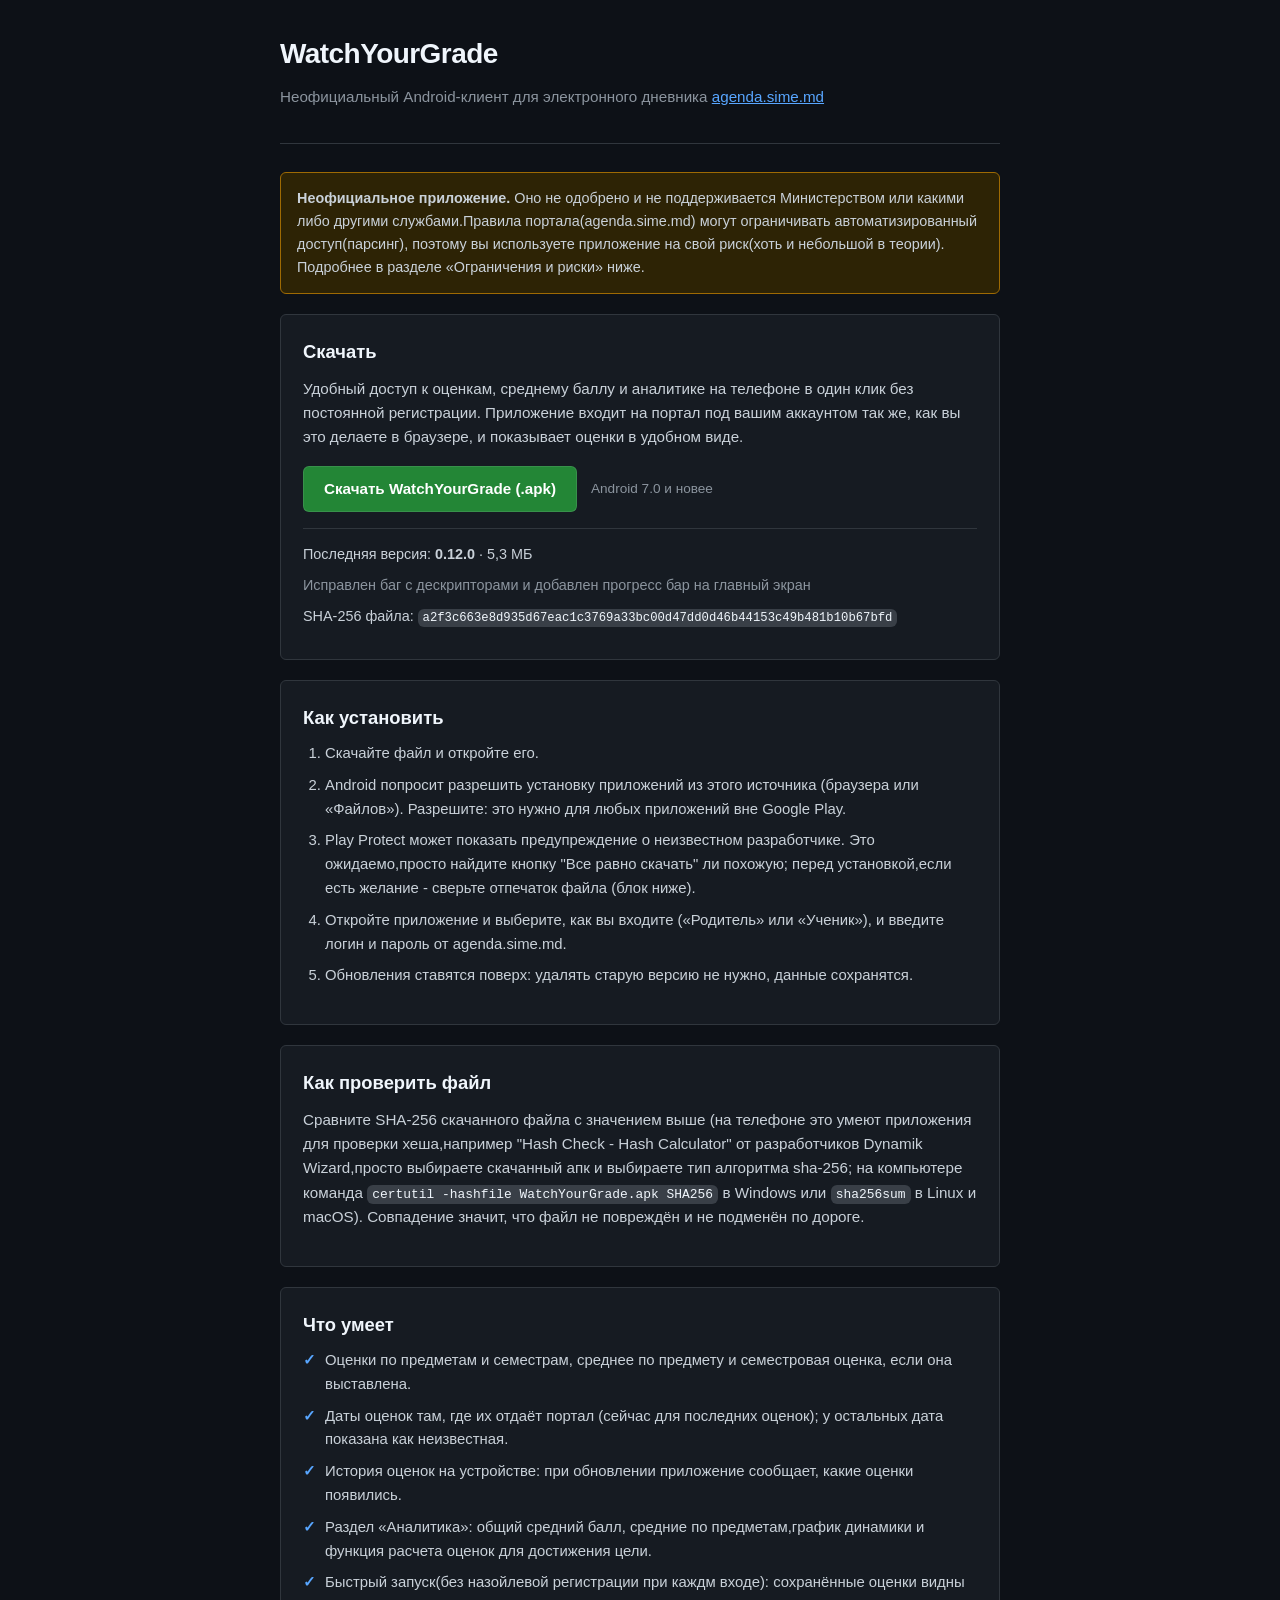
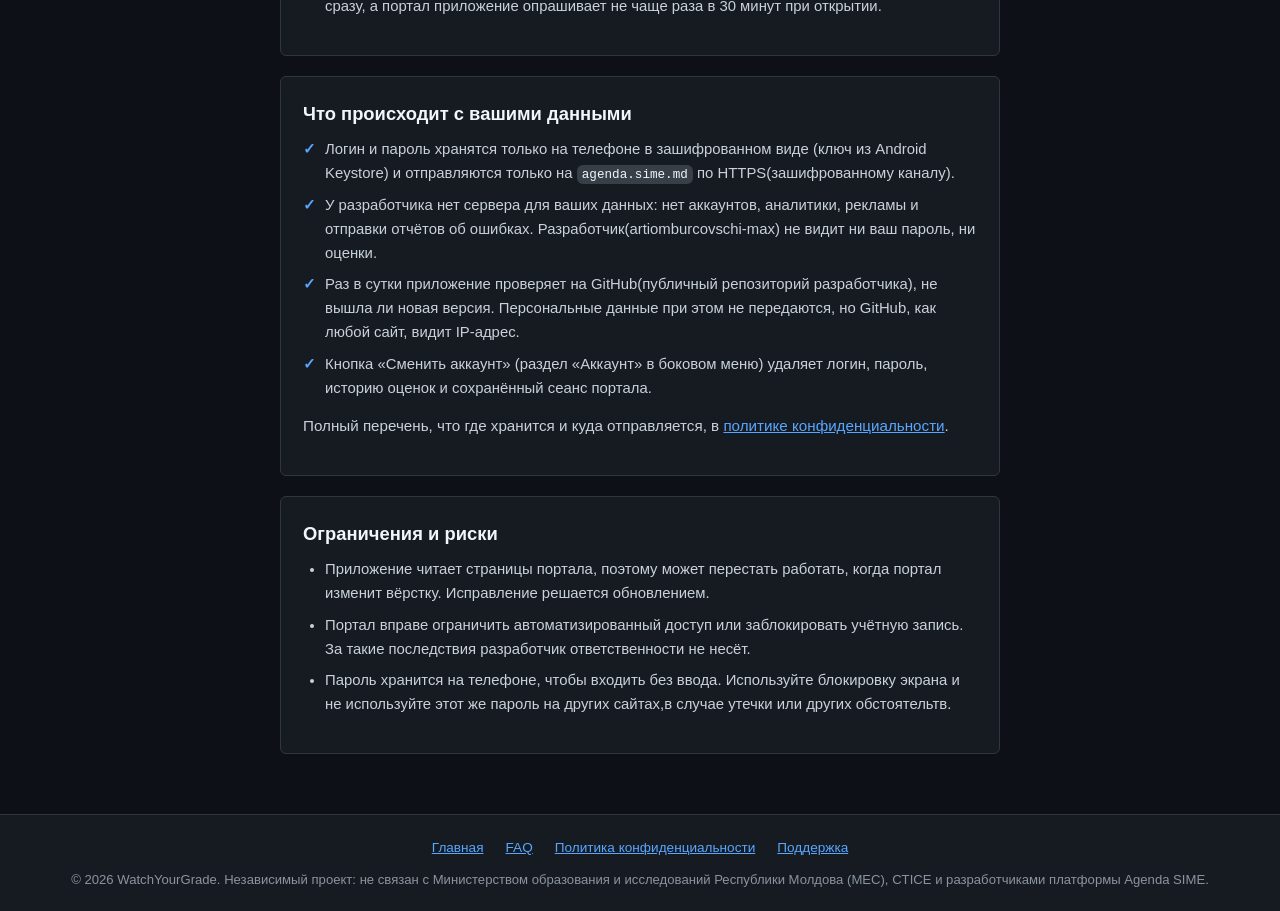
<file: index.html>
<!DOCTYPE html>
<html lang="ru">
<head>
<meta charset="UTF-8">
<meta name="viewport" content="width=device-width, initial-scale=1.0">
<meta http-equiv="Content-Security-Policy" content="default-src 'none'; img-src 'self' data:; style-src 'self'; script-src 'self'; connect-src 'self'; base-uri 'none'; form-action 'none'">
<link rel="icon" href="data:image/svg+xml,%3Csvg xmlns='http://www.w3.org/2000/svg' viewBox='0 0 32 32'%3E%3Crect width='32' height='32' rx='6' fill='%23238636'/%3E%3Cpath d='M8 17l5 5 11-12' stroke='%23fff' stroke-width='3' fill='none'/%3E%3C/svg%3E">
<link rel="stylesheet" href="assets/style.css">
<meta name="description" content="WatchYourGrade: неофициальный Android-клиент для электронного дневника agenda.sime.md. Данные остаются на вашем телефоне.">
<title>WatchYourGrade: Android-клиент для agenda.sime.md</title>
</head>
<body>
<a class="skip-link" href="#main">К содержимому</a>
<div class="container">
  <header>
    <h1>WatchYourGrade</h1>
    <p class="subtitle">Неофициальный Android-клиент для электронного дневника <a href="https://agenda.sime.md" target="_blank" rel="noopener noreferrer">agenda.sime.md</a></p>
  </header>

  <main id="main">
    <div class="notice">
      <p><strong>Неофициальное приложение.</strong> Оно не одобрено и не поддерживается Министерством или какими либо другими службами.Правила портала(agenda.sime.md) могут ограничивать автоматизированный доступ(парсинг), поэтому вы используете приложение на свой риск(хоть и небольшой в теории). Подробнее в разделе «Ограничения и риски» ниже.</p>
    </div>

    <section class="card" aria-labelledby="download-title">
      <h2 id="download-title">Скачать</h2>
      <p>Удобный доступ к оценкам, среднему баллу и аналитике на телефоне в один клик без постоянной регистрации. Приложение входит на портал под вашим аккаунтом так же, как вы это делаете в браузере, и показывает оценки в удобном виде.</p>
      <div class="download-area">
        <a id="download-btn" class="btn-download" href="#download-title" aria-disabled="true">Скачать WatchYourGrade (.apk)</a>
        <span class="file-info">Android 7.0 и новее</span>
      </div>
      <noscript><p class="meta">Для кнопки скачивания нужен JavaScript.</p></noscript>
      <div id="latest-box" class="latest-box" hidden>
        <p>Последняя версия: <strong id="latest-version"></strong><span id="latest-size"></span></p>
        <p id="latest-notes" class="meta"></p>
        <p id="latest-sha-row" hidden>SHA-256 файла: <code id="latest-sha"></code></p>
      </div>
    </section>

    <section class="card" aria-labelledby="install-title">
      <h2 id="install-title">Как установить</h2>
      <ol>
        <li>Скачайте файл и откройте его.</li>
        <li>Android попросит разрешить установку приложений из этого источника (браузера или «Файлов»). Разрешите: это нужно для любых приложений вне Google Play.</li>
        <li>Play Protect может показать предупреждение о неизвестном разработчике. Это ожидаемо,просто найдите кнопку "Все равно скачать" ли похожую; перед установкой,если есть желание - сверьте отпечаток файла (блок ниже).</li>
        <li>Откройте приложение и выберите, как вы входите («Родитель» или «Ученик»), и введите логин и пароль от agenda.sime.md.</li>
        <li>Обновления ставятся поверх: удалять старую версию не нужно, данные сохранятся.</li>
      </ol>
    </section>

    <section class="card" aria-labelledby="verify-title">
      <h2 id="verify-title">Как проверить файл</h2>
      <p>Сравните SHA-256 скачанного файла с значением выше (на телефоне это умеют приложения для проверки хеша,например "Hash Check - Hash Calculator" от разработчиков Dynamik Wizard,просто выбираете скачанный апк и выбираете тип алгоритма sha-256; на компьютере команда <code>certutil -hashfile WatchYourGrade.apk SHA256</code> в Windows или <code>sha256sum</code> в Linux и macOS). Совпадение значит, что файл не повреждён и не подменён по дороге.</p>
      <div id="cert-box" hidden>
        <p>Отпечаток сертификата подписи (SHA-256), одинаковый у всех версий:</p>
        <p><code id="cert-sha"></code></p>
      </div>
    </section>

    <section class="card" aria-labelledby="features-title">
      <h2 id="features-title">Что умеет</h2>
      <ul class="spec-list">
        <li>Оценки по предметам и семестрам, среднее по предмету и семестровая оценка, если она выставлена.</li>
        <li>Даты оценок там, где их отдаёт портал (сейчас для последних оценок); у остальных дата показана как неизвестная.</li>
        <li>История оценок на устройстве: при обновлении приложение сообщает, какие оценки появились.</li>
        <li>Раздел «Аналитика»: общий средний балл, средние по предметам,график динамики и функция расчета оценок для достижения цели.</li>
        <li>Быстрый запуск(без назойлевой регистрации при каждм входе): сохранённые оценки видны сразу, а портал приложение опрашивает не чаще раза в 30 минут при открытии.</li>
      </ul>
    </section>

    <section class="card" aria-labelledby="privacy-title">
      <h2 id="privacy-title">Что происходит с вашими данными</h2>
      <ul class="spec-list">
        <li>Логин и пароль хранятся только на телефоне в зашифрованном виде (ключ из Android Keystore) и отправляются только на <code>agenda.sime.md</code> по HTTPS(зашифрованному каналу).</li>
        <li>У разработчика нет сервера для ваших данных: нет аккаунтов, аналитики, рекламы и отправки отчётов об ошибках. Разработчик(artiomburcovschi-max) не видит ни ваш пароль, ни оценки.</li>
        <li>Раз в сутки приложение проверяет на GitHub(публичный репозиторий разработчика), не вышла ли новая версия. Персональные данные при этом не передаются, но GitHub, как любой сайт, видит IP-адрес.</li>
        <li>Кнопка «Сменить аккаунт» (раздел «Аккаунт» в боковом меню) удаляет логин, пароль, историю оценок и сохранённый сеанс портала.</li>
      </ul>
      <p>Полный перечень, что где хранится и куда отправляется, в <a href="privacy.html">политике конфиденциальности</a>.</p>
    </section>

    <section class="card" aria-labelledby="risk-title">
      <h2 id="risk-title">Ограничения и риски</h2>
      <ul>
        <li>Приложение читает страницы портала, поэтому может перестать работать, когда портал изменит вёрстку. Исправление решается обновлением.</li>
        <li>Портал вправе ограничить автоматизированный доступ или заблокировать учётную запись. За такие последствия разработчик ответственности не несёт.</li>
        <li>Пароль хранится на телефоне, чтобы входить без ввода. Используйте блокировку экрана и не используйте этот же пароль на других сайтах,в случае утечки или других обстоятельтв.</li>
      </ul>
    </section>
  </main>
</div>
<footer>
  <div class="footer-links">
    <a href="index.html">Главная</a>
    <a href="faq.html">FAQ</a>
    <a href="privacy.html">Политика конфиденциальности</a>
    <a href="mailto:support.watchyourgrade@gmail.com">Поддержка</a>
  </div>
  <p class="copyright">&copy; 2026 WatchYourGrade. Независимый проект: не связан с Министерством образования и исследований Республики Молдова (MEC), CTICE и разработчиками платформы Agenda SIME.</p>
</footer>
<script src="assets/config.js"></script>
<script src="assets/site.js"></script>
</body>
</html>
</file>
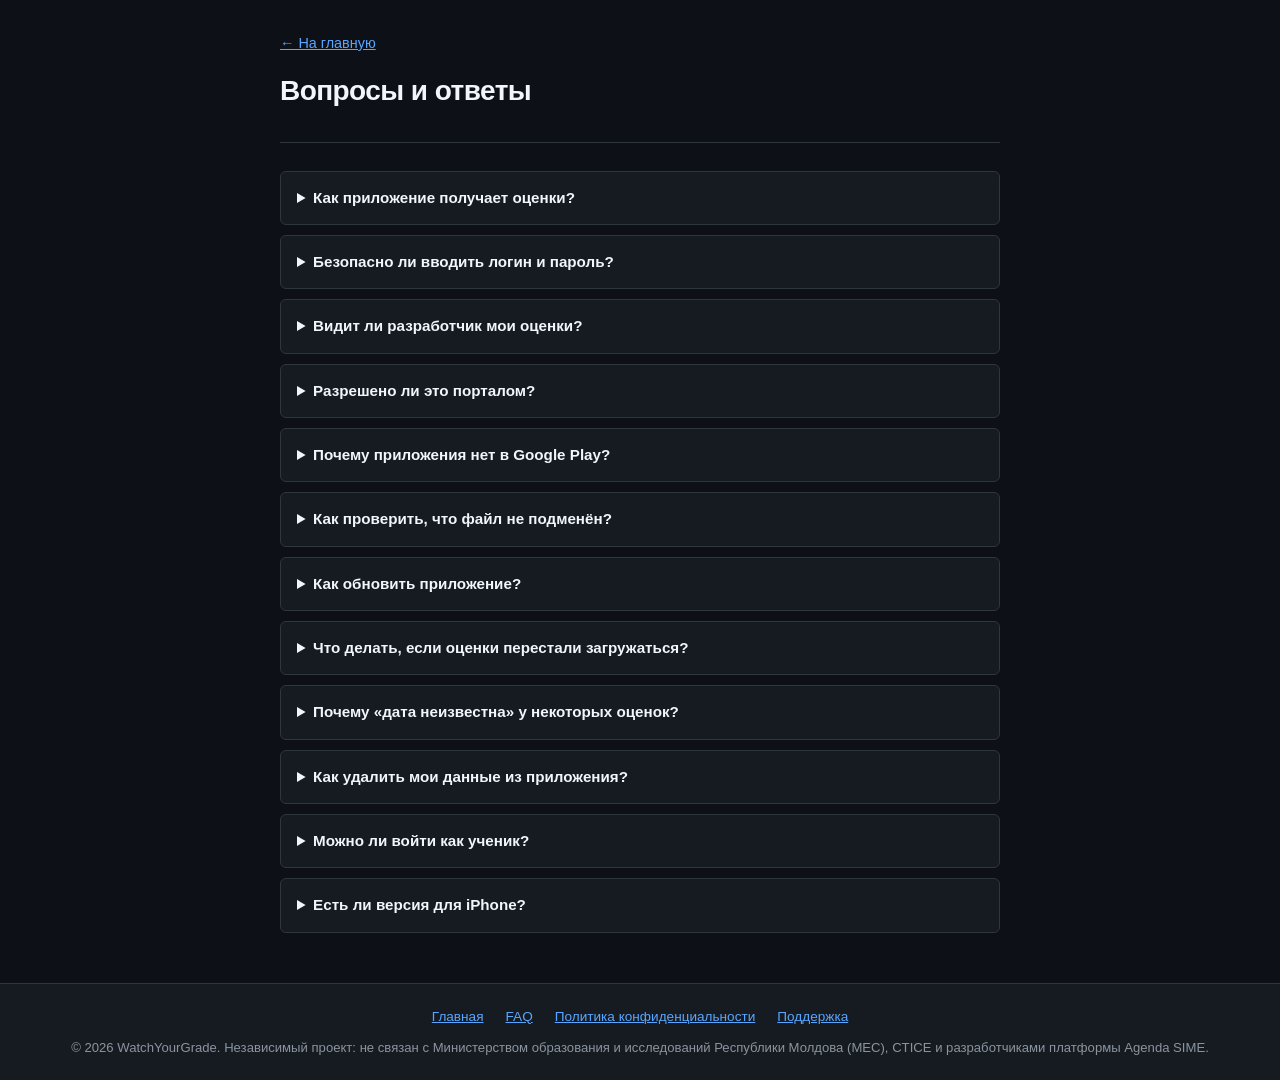
<file: faq.html>
<!DOCTYPE html>
<html lang="ru">
<head>
<meta charset="UTF-8">
<meta name="viewport" content="width=device-width, initial-scale=1.0">
<meta http-equiv="Content-Security-Policy" content="default-src 'none'; img-src 'self' data:; style-src 'self'; script-src 'self'; connect-src 'self'; base-uri 'none'; form-action 'none'">

<link rel="icon" href="data:image/svg+xml,%3Csvg xmlns='http://www.w3.org/2000/svg' viewBox='0 0 32 32'%3E%3Crect width='32' height='32' rx='6' fill='%23238636'/%3E%3Cpath d='M8 17l5 5 11-12' stroke='%23fff' stroke-width='3' fill='none'/%3E%3C/svg%3E">
<link rel="stylesheet" href="assets/style.css">
<meta name="description" content="Частые вопросы о WatchYourGrade: безопасность, установка, обновления, ограничения.">
<title>Вопросы и ответы: WatchYourGrade</title>
</head>
<body>
<a class="skip-link" href="#main">К содержимому</a>
<div class="container">
  <header>
    <p class="topnav"><a href="index.html">&larr; На главную</a></p>
    <h1>Вопросы и ответы</h1>
  </header>

  <main id="main">
    <details>
      <summary>Как приложение получает оценки?</summary>
      <p>Оно открывает портал <code>agenda.sime.md</code> во встроенном окне браузера(WebView), входит в аккаунт родителя или ученика (тот, что вы выбрали на экране входа) вашими данными и считывает со страницы список оценок. Скрытых или закрытых интерфейсов портала приложение не использует. Разбор страницы выполняется на вашем телефоне.</p>
    </details>

    <details>
      <summary>Безопасно ли вводить логин и пароль?</summary>
      <p>Пароль отправляется только на <code>agenda.sime.md</code> по HTTPS(зашифрованному каналу), а на телефоне хранится в зашифрованном виде (AES-256-GCM, ключ в Android Keystore). Разработчик пароль никоим образом получить не может. Но, как и везде, безопасность зависит и от вашего телефона: включите блокировку экрана и не используйте этот пароль на других сайтах. Подробности в <a href="privacy.html">политике конфиденциальности</a>.</p>
    </details>

    <details>
      <summary>Видит ли разработчик мои оценки?</summary>
      <p>Нет. У приложения нет собственного сервера, аналитики и отправки отчётов, поэтому оценки не покидают телефон (кроме обычного обмена с самим порталом).</p>
    </details>

    <details>
      <summary>Разрешено ли это порталом?</summary>
      <p>Приложение неофициальное, оно не одобрено MEC / CTICE. Оно действует от вашего имени, как браузер, но правила портала могут ограничивать автоматизированный доступ. Используйте приложение на свой риск: портал вправе ограничить доступ или заблокировать учётную запись.</p>
    </details>

    <details>
      <summary>Почему приложения нет в Google Play?</summary>
      <p>Это независимый личный проект, и пока он распространяется напрямую в виде APK-файла на маркетах. Поэтому Android попросит разрешить установку из этого источника, а Play Protect может показать предупреждение о неизвестном разработчике.</p>
    </details>

    <details>
      <summary>Как проверить, что файл не подменён?</summary>
      <p>На главной странице рядом со ссылкой для скачивания указан SHA-256 файла. Сравните его с хешем скачанного APK (в Windows: <code>certutil -hashfile WatchYourGrade.apk SHA256</code>; в Linux и macOS: <code>sha256sum WatchYourGrade.apk</code>). Кроме того, Android не позволит установить обновление, подписанное другим ключом, чем установленная версия.</p>
    </details>

    <details>
      <summary>Как обновить приложение?</summary>
      <p>Когда выходит новая версия, вверху экрана появляется баннер «Доступна версия X». Нажмите на него: откроется загрузка файла, а затем установите его поверх старой версии. Удалять старую версию не нужно, данные сохранятся. Тихо обновить приложение само Android вне Google Play не разрешает, поэтому установку подтверждаете вы.</p>
    </details>

    <details>
      <summary>Что делать, если оценки перестали загружаться?</summary>
      <p>Скорее всего, портал изменил вёрстку или проводит работы. Подождите и попробуйте позже; если не помогло, проверьте, что вход на портал в обычном браузере работает с теми же данными. Если ошибка осталась, напишите на <a href="mailto:support.watchyourgrade@gmail.com">support.watchyourgrade@gmail.com</a> (не присылайте пароль и скриншоты с оценками, достаточно описать, что происходит). Исправление выходит обновлением приложения.</p>
    </details>

    <details>
      <summary>Почему «дата неизвестна» у некоторых оценок?</summary>
      <p>Портал показывает дату выставления только для последних оценок, а в общей таблице оценки идут без дат. Для новых оценок дата будет известна. Для старых, появившихся до установки приложения, её может не быть.</p>
    </details>

    <details>
      <summary>Как удалить мои данные из приложения?</summary>
      <p>Откройте меню (три полоски слева вверху), раздел «Аккаунт», нажмите «Сменить аккаунт» и подтвердите: это удалит логин, пароль, кэш, историю оценок и сеанс портала. Либо удалите приложение целиком.</p>
    </details>

    <details>
      <summary>Можно ли войти как ученик?</summary>
      <p>Да. На экране входа выберите «Ученик» и введите логин и пароль ученика от портала; дальше всё работает так же, как у родителя. Вход ученика появился недавно и проверен на небольшом числе устройств. Если войти не получается, сначала убедитесь, что выбран верный тип входа (его можно поменять через «Сменить аккаунт»), затем напишите на почту поддержки.</p>
    </details>

    <details>
      <summary>Есть ли версия для iPhone?</summary>
      <p>Нет, только Android,IOS не позволяет скачивать ресурсы из неизвестных источников,тем более версии под IOS разработчик еще не сделал и пока что не планирует.</p>
    </details>
  </main>
</div>
<footer>
  <div class="footer-links">
    <a href="index.html">Главная</a>
    <a href="faq.html">FAQ</a>
    <a href="privacy.html">Политика конфиденциальности</a>
    <a href="mailto:support.watchyourgrade@gmail.com">Поддержка</a>
  </div>
  <p class="copyright">&copy; 2026 WatchYourGrade. Независимый проект: не связан с Министерством образования и исследований Республики Молдова (MEC), CTICE и разработчиками платформы Agenda SIME.</p>
</footer>
</body>
</html>
</file>
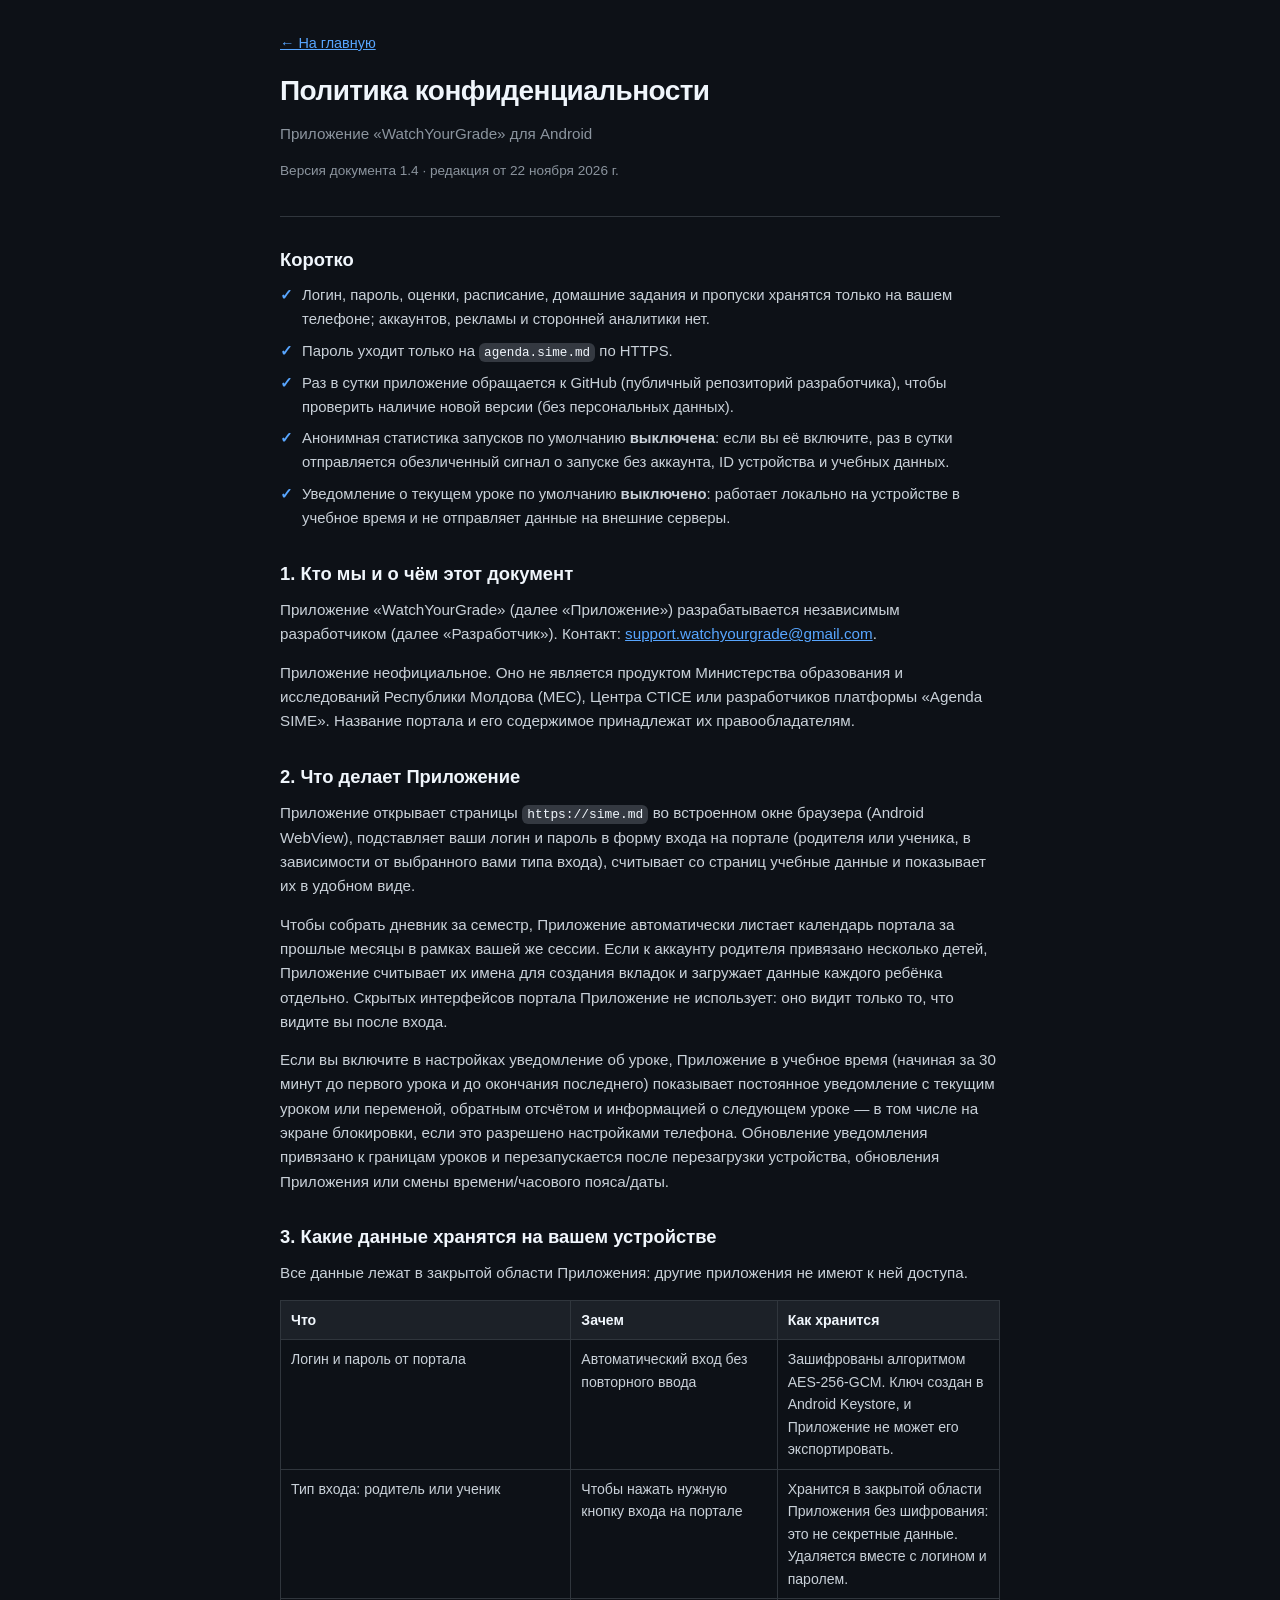
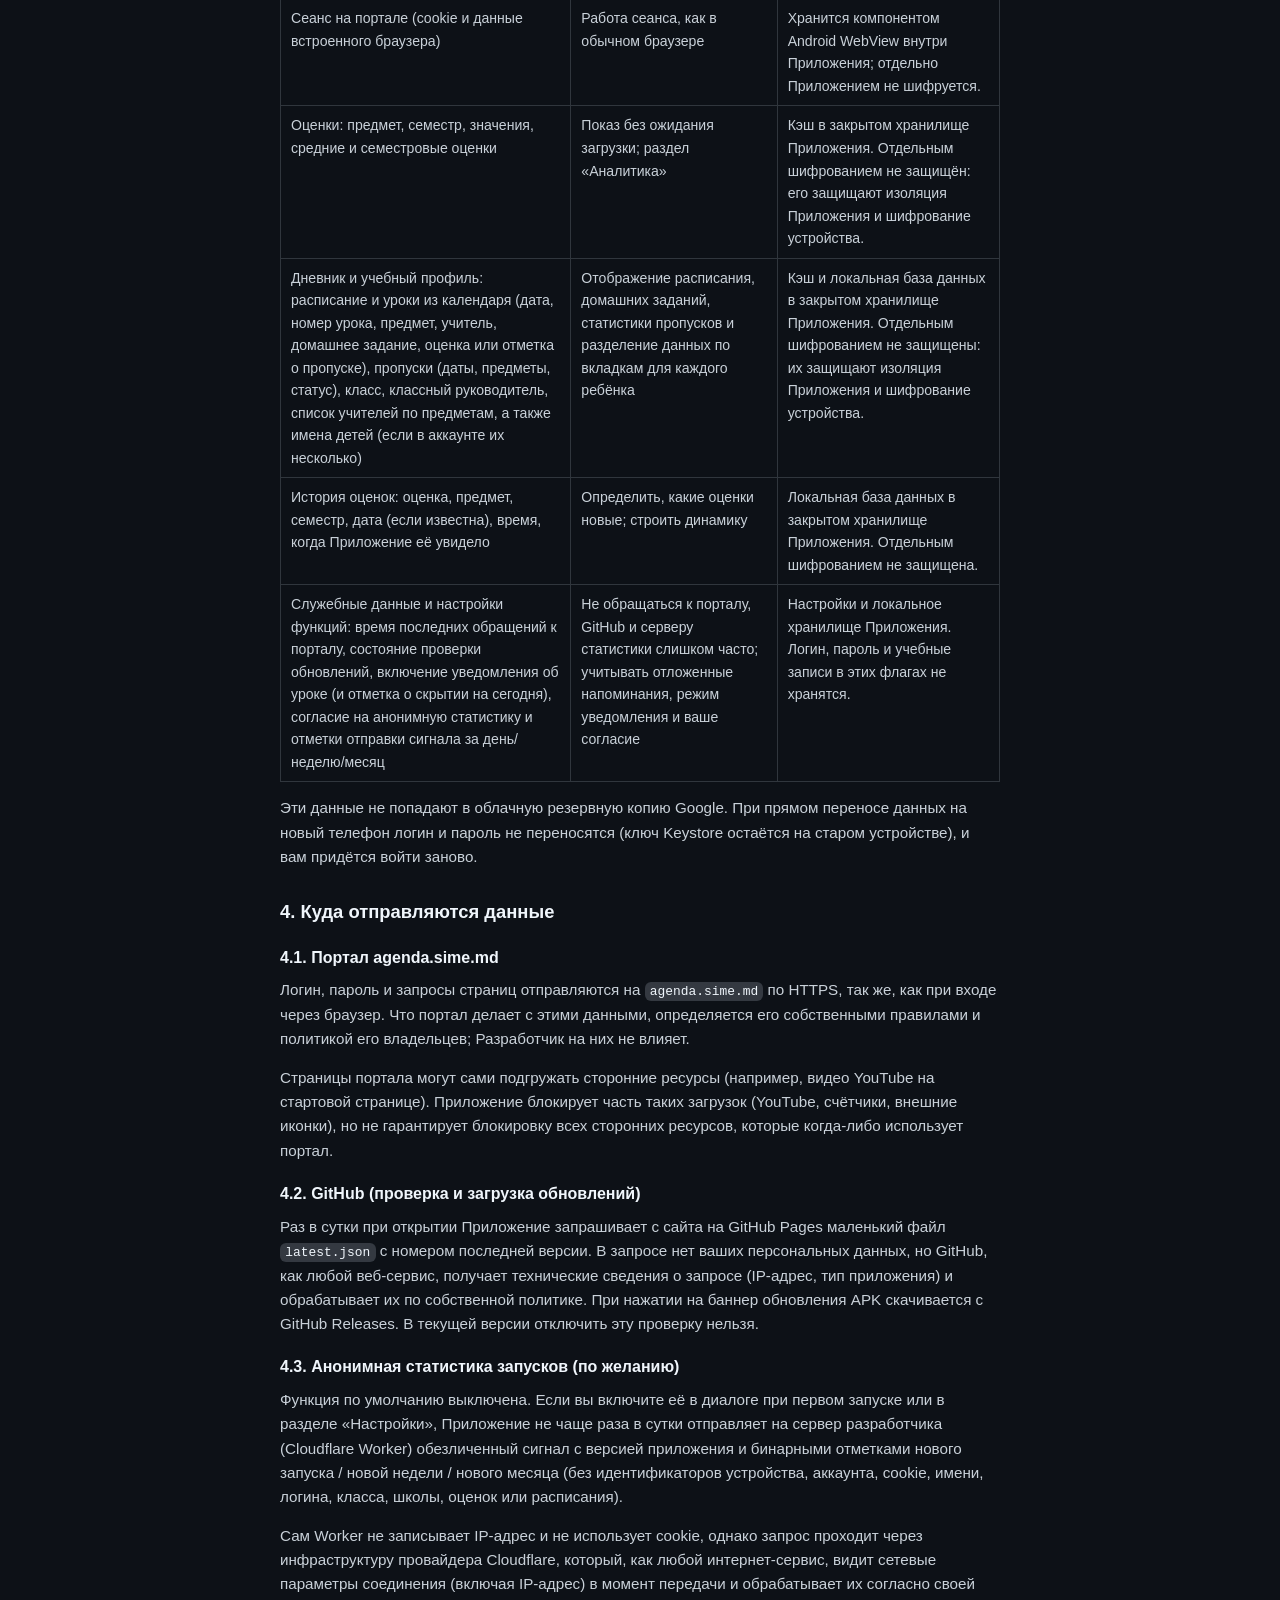
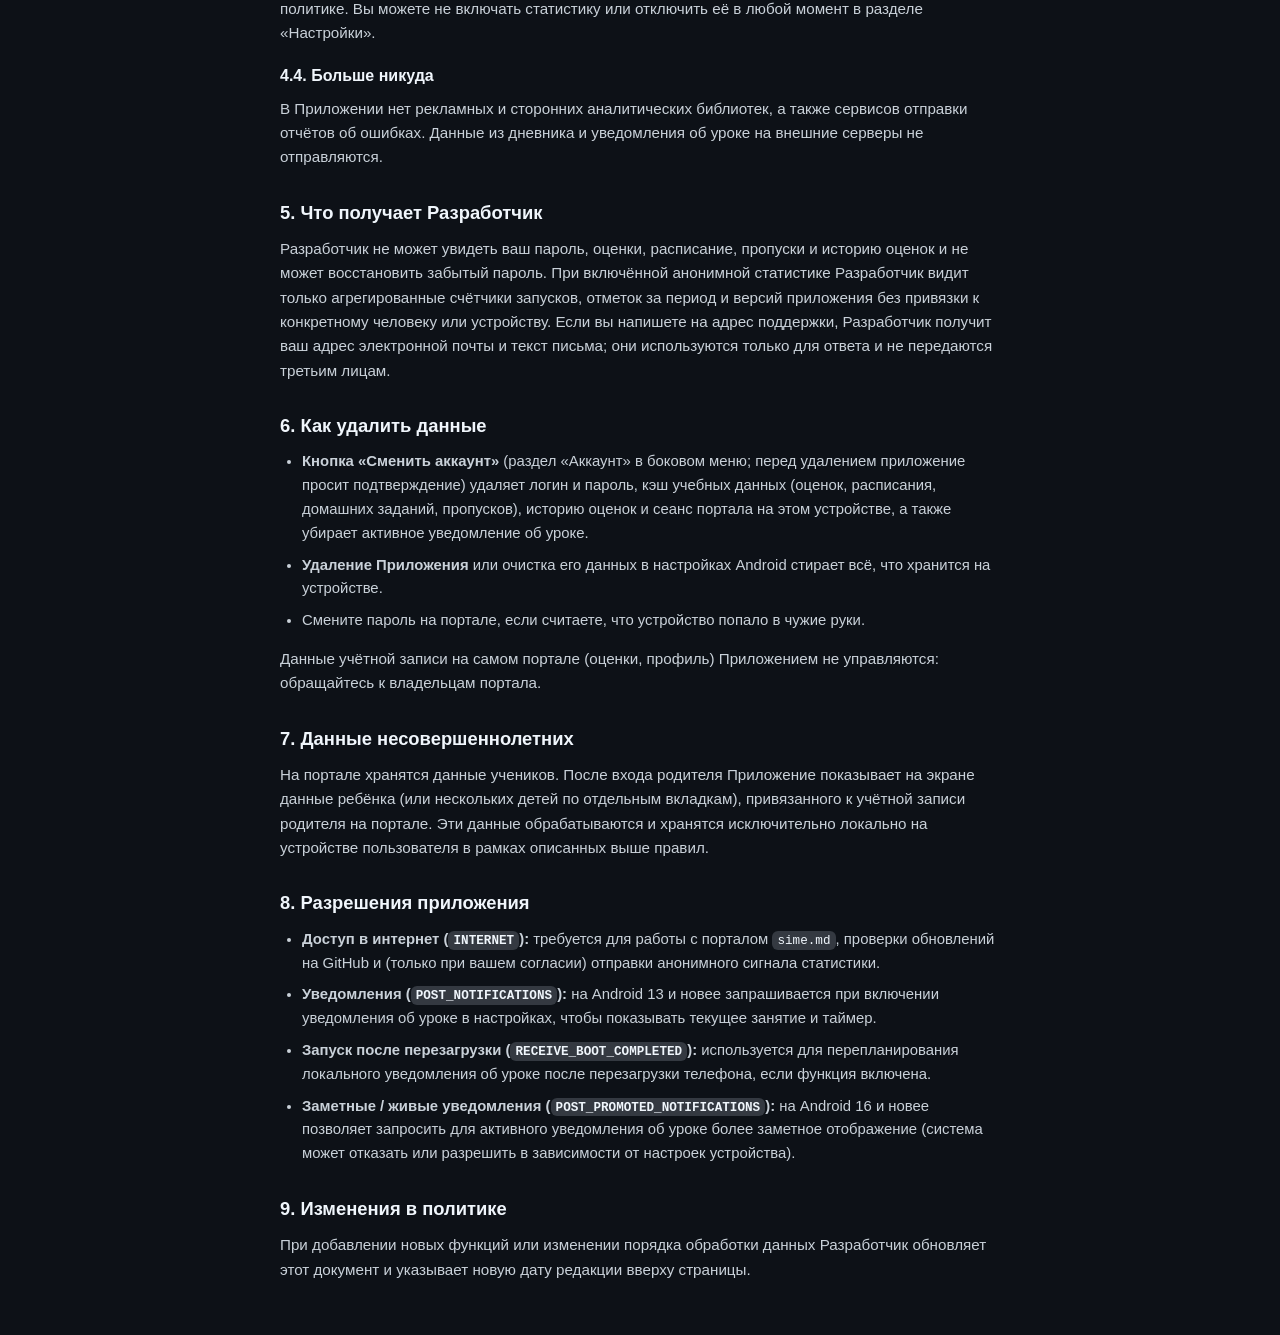
<file: privacy.html>
<!DOCTYPE html>
<html lang="ru">
<head>
<meta charset="UTF-8">
<meta name="viewport" content="width=device-width, initial-scale=1.0">
<meta http-equiv="Content-Security-Policy" content="default-src 'none'; img-src 'self' data:; style-src 'self'; script-src 'self'; connect-src 'self'; base-uri 'none'; form-action 'none'">

<link rel="icon" href="data:image/svg+xml,%3Csvg xmlns='http://w3.org' viewBox='0 0 32 32'%3E%3Crect width='32' height='32' rx='6' fill='%23238636'/%3E%3Cpath d='M8 17l5 5 11-12' stroke='%23fff' stroke-width='3' fill='none'/%3E%3C/svg%3E">
<link rel="stylesheet" href="assets/style.css">
<meta name="description" content="Политика конфиденциальности приложения WatchYourGrade: какие данные хранятся на устройстве и куда отправляются.">
<title>Политика конфиденциальности: WatchYourGrade</title>
</head>
<body>
<a class="skip-link" href="#main">К содержимому</a>
<div class="container">
  <header>
    <p class="topnav"><a href="index.html">&larr; На главную</a></p>
    <h1>Политика конфиденциальности</h1>
    <p class="subtitle">Приложение «WatchYourGrade» для Android</p>
    <p class="meta">Версия документа 1.4 · редакция от 22 ноября 2026 г.</p>
  </header>

  <main id="main">
    <h2 id="summary">Коротко</h2>
    <ul class="spec-list">
      <li>Логин, пароль, оценки, расписание, домашние задания и пропуски хранятся только на вашем телефоне; аккаунтов, рекламы и сторонней аналитики нет.</li>
      <li>Пароль уходит только на <code>agenda.sime.md</code> по HTTPS.</li>
      <li>Раз в сутки приложение обращается к GitHub (публичный репозиторий разработчика), чтобы проверить наличие новой версии (без персональных данных).</li>
      <li>Анонимная статистика запусков по умолчанию <strong>выключена</strong>: если вы её включите, раз в сутки отправляется обезличенный сигнал о запуске без аккаунта, ID устройства и учебных данных.</li>
      <li>Уведомление о текущем уроке по умолчанию <strong>выключено</strong>: работает локально на устройстве в учебное время и не отправляет данные на внешние серверы.</li>
    </ul>

    <h2 id="who">1. Кто мы и о чём этот документ</h2>
    <p>Приложение «WatchYourGrade» (далее «Приложение») разрабатывается независимым разработчиком (далее «Разработчик»). Контакт: <a href="mailto:support.watchyourgrade@gmail.com">support.watchyourgrade@gmail.com</a>.</p>
    <p>Приложение неофициальное. Оно не является продуктом Министерства образования и исследований Республики Молдова (MEC), Центра CTICE или разработчиков платформы «Agenda SIME». Название портала и его содержимое принадлежат их правообладателям.</p>

    <h2 id="what">2. Что делает Приложение</h2>
    <p>Приложение открывает страницы <code>https://sime.md</code> во встроенном окне браузера (Android WebView), подставляет ваши логин и пароль в форму входа на портале (родителя или ученика, в зависимости от выбранного вами типа входа), считывает со страниц учебные данные и показывает их в удобном виде.</p>
    <p>Чтобы собрать дневник за семестр, Приложение автоматически листает календарь портала за прошлые месяцы в рамках вашей же сессии. Если к аккаунту родителя привязано несколько детей, Приложение считывает их имена для создания вкладок и загружает данные каждого ребёнка отдельно. Скрытых интерфейсов портала Приложение не использует: оно видит только то, что видите вы после входа.</p>
    <p>Если вы включите в настройках уведомление об уроке, Приложение в учебное время (начиная за 30 минут до первого урока и до окончания последнего) показывает постоянное уведомление с текущим уроком или переменой, обратным отсчётом и информацией о следующем уроке — в том числе на экране блокировки, если это разрешено настройками телефона. Обновление уведомления привязано к границам уроков и перезапускается после перезагрузки устройства, обновления Приложения или смены времени/часового пояса/даты.</p>

    <h2 id="stored">3. Какие данные хранятся на вашем устройстве</h2>
    <p>Все данные лежат в закрытой области Приложения: другие приложения не имеют к ней доступа.</p>
    <div class="table-wrap">
    <table>
      <thead>
        <tr><th>Что</th><th>Зачем</th><th>Как хранится</th></tr>
      </thead>
      <tbody>
        <tr>
          <td>Логин и пароль от портала</td>
          <td>Автоматический вход без повторного ввода</td>
          <td>Зашифрованы алгоритмом AES-256-GCM. Ключ создан в Android Keystore, и Приложение не может его экспортировать.</td>
        </tr>
        <tr>
          <td>Тип входа: родитель или ученик</td>
          <td>Чтобы нажать нужную кнопку входа на портале</td>
          <td>Хранится в закрытой области Приложения без шифрования: это не секретные данные. Удаляется вместе с логином и паролем.</td>
        </tr>
        <tr>
          <td>Сеанс на портале (cookie и данные встроенного браузера)</td>
          <td>Работа сеанса, как в обычном браузере</td>
          <td>Хранится компонентом Android WebView внутри Приложения; отдельно Приложением не шифруется.</td>
        </tr>
        <tr>
          <td>Оценки: предмет, семестр, значения, средние и семестровые оценки</td>
          <td>Показ без ожидания загрузки; раздел «Аналитика»</td>
          <td>Кэш в закрытом хранилище Приложения. Отдельным шифрованием не защищён: его защищают изоляция Приложения и шифрование устройства.</td>
        </tr>
        <tr>
          <td>Дневник и учебный профиль: расписание и уроки из календаря (дата, номер урока, предмет, учитель, домашнее задание, оценка или отметка о пропуске), пропуски (даты, предметы, статус), класс, классный руководитель, список учителей по предметам, а также имена детей (если в аккаунте их несколько)</td>
          <td>Отображение расписания, домашних заданий, статистики пропусков и разделение данных по вкладкам для каждого ребёнка</td>
          <td>Кэш и локальная база данных в закрытом хранилище Приложения. Отдельным шифрованием не защищены: их защищают изоляция Приложения и шифрование устройства.</td>
        </tr>
        <tr>
          <td>История оценок: оценка, предмет, семестр, дата (если известна), время, когда Приложение её увидело</td>
          <td>Определить, какие оценки новые; строить динамику</td>
          <td>Локальная база данных в закрытом хранилище Приложения. Отдельным шифрованием не защищена.</td>
        </tr>
        <tr>
          <td>Служебные данные и настройки функций: время последних обращений к порталу, состояние проверки обновлений, включение уведомления об уроке (и отметка о скрытии на сегодня), согласие на анонимную статистику и отметки отправки сигнала за день/неделю/месяц</td>
          <td>Не обращаться к порталу, GitHub и серверу статистики слишком часто; учитывать отложенные напоминания, режим уведомления и ваше согласие</td>
          <td>Настройки и локальное хранилище Приложения. Логин, пароль и учебные записи в этих флагах не хранятся.</td>
        </tr>
      </tbody>
    </table>
    </div>
    <p>Эти данные не попадают в облачную резервную копию Google. При прямом переносе данных на новый телефон логин и пароль не переносятся (ключ Keystore остаётся на старом устройстве), и вам придётся войти заново.</p>

    <h2 id="sent">4. Куда отправляются данные</h2>
    <h3>4.1. Портал agenda.sime.md</h3>
    <p>Логин, пароль и запросы страниц отправляются на <code>agenda.sime.md</code> по HTTPS, так же, как при входе через браузер. Что портал делает с этими данными, определяется его собственными правилами и политикой его владельцев; Разработчик на них не влияет.</p>
    <p>Страницы портала могут сами подгружать сторонние ресурсы (например, видео YouTube на стартовой странице). Приложение блокирует часть таких загрузок (YouTube, счётчики, внешние иконки), но не гарантирует блокировку всех сторонних ресурсов, которые когда-либо использует портал.</p>
    <h3>4.2. GitHub (проверка и загрузка обновлений)</h3>
    <p>Раз в сутки при открытии Приложение запрашивает с сайта на GitHub Pages маленький файл <code>latest.json</code> с номером последней версии. В запросе нет ваших персональных данных, но GitHub, как любой веб-сервис, получает технические сведения о запросе (IP-адрес, тип приложения) и обрабатывает их по собственной политике. При нажатии на баннер обновления APK скачивается с GitHub Releases. В текущей версии отключить эту проверку нельзя.</p>
    <h3>4.3. Анонимная статистика запусков (по желанию)</h3>
    <p>Функция по умолчанию выключена. Если вы включите её в диалоге при первом запуске или в разделе «Настройки», Приложение не чаще раза в сутки отправляет на сервер разработчика (Cloudflare Worker) обезличенный сигнал с версией приложения и бинарными отметками нового запуска / новой недели / нового месяца (без идентификаторов устройства, аккаунта, cookie, имени, логина, класса, школы, оценок или расписания).</p>
    <p>Сам Worker не записывает IP-адрес и не использует cookie, однако запрос проходит через инфраструктуру провайдера Cloudflare, который, как любой интернет-сервис, видит сетевые параметры соединения (включая IP-адрес) в момент передачи и обрабатывает их согласно своей политике. Вы можете не включать статистику или отключить её в любой момент в разделе «Настройки».</p>
    <h3>4.4. Больше никуда</h3>
    <p>В Приложении нет рекламных и сторонних аналитических библиотек, а также сервисов отправки отчётов об ошибках. Данные из дневника и уведомления об уроке на внешние серверы не отправляются.</p>

    <h2 id="developer">5. Что получает Разработчик</h2>
    <p>Разработчик не может увидеть ваш пароль, оценки, расписание, пропуски и историю оценок и не может восстановить забытый пароль. При включённой анонимной статистике Разработчик видит только агрегированные счётчики запусков, отметок за период и версий приложения без привязки к конкретному человеку или устройству. Если вы напишете на адрес поддержки, Разработчик получит ваш адрес электронной почты и текст письма; они используются только для ответа и не передаются третьим лицам.</p>

    <h2 id="control">6. Как удалить данные</h2>
    <ul>
      <li><strong>Кнопка «Сменить аккаунт»</strong> (раздел «Аккаунт» в боковом меню; перед удалением приложение просит подтверждение) удаляет логин и пароль, кэш учебных данных (оценок, расписания, домашних заданий, пропусков), историю оценок и сеанс портала на этом устройстве, а также убирает активное уведомление об уроке.</li>
      <li><strong>Удаление Приложения</strong> или очистка его данных в настройках Android стирает всё, что хранится на устройстве.</li>
      <li>Смените пароль на портале, если считаете, что устройство попало в чужие руки.</li>
    </ul>
    <p>Данные учётной записи на самом портале (оценки, профиль) Приложением не управляются: обращайтесь к владельцам портала.</p>

    <h2 id="children">7. Данные несовершеннолетних</h2>
    <p>На портале хранятся данные учеников. После входа родителя Приложение показывает на экране данные ребёнка (или нескольких детей по отдельным вкладкам), привязанного к учётной записи родителя на портале. Эти данные обрабатываются и хранятся исключительно локально на устройстве пользователя в рамках описанных выше правил.</p>

    <h2 id="permissions">8. Разрешения приложения</h2>
    <ul>
      <li><strong>Доступ в интернет (<code>INTERNET</code>):</strong> требуется для работы с порталом <code>sime.md</code>, проверки обновлений на GitHub и (только при вашем согласии) отправки анонимного сигнала статистики.</li>
      <li><strong>Уведомления (<code>POST_NOTIFICATIONS</code>):</strong> на Android 13 и новее запрашивается при включении уведомления об уроке в настройках, чтобы показывать текущее занятие и таймер.</li>
      <li><strong>Запуск после перезагрузки (<code>RECEIVE_BOOT_COMPLETED</code>):</strong> используется для перепланирования локального уведомления об уроке после перезагрузки телефона, если функция включена.</li>
      <li><strong>Заметные / живые уведомления (<code>POST_PROMOTED_NOTIFICATIONS</code>):</strong> на Android 16 и новее позволяет запросить для активного уведомления об уроке более заметное отображение (система может отказать или разрешить в зависимости от настроек устройства).</li>
    </ul>

    <h2 id="changes">9. Изменения в политике</h2>
    <p>При добавлении новых функций или изменении порядка обработки данных Разработчик обновляет этот документ и указывает новую дату редакции вверху страницы.</p>
  </main>
</div>
</body>
</html>
</file>
<file: assets/style.css>
:root {
  color-scheme: dark;
  --bg: #0d1117;
  --panel: #161b22;
  --border: #30363d;
  --text-main: #c9d1d9;
  --text-heading: #f0f6fc;
  --text-muted: #8b949e;
  --accent: #58a6ff;
  --btn-bg: #238636;
  --btn-hover: #2ea043;
  --warn-bg: #2d2305;
  --warn-border: #9e6a03;
  --code-bg: rgba(110, 118, 129, 0.4);
}

* { box-sizing: border-box; margin: 0; padding: 0; }

html { -webkit-text-size-adjust: 100%; }

body {
  font-family: -apple-system, BlinkMacSystemFont, "Segoe UI", Helvetica, Arial, sans-serif;
  background: var(--bg);
  color: var(--text-main);
  line-height: 1.6;
  display: flex;
  flex-direction: column;
  min-height: 100vh;
}

.skip-link {
  position: absolute;
  left: -999px;
  top: 0;
  background: var(--accent);
  color: #000;
  padding: 8px 12px;
  z-index: 10;
}
.skip-link:focus { left: 8px; top: 8px; }

.container { max-width: 760px; width: 100%; margin: 0 auto; padding: 32px 20px 40px; flex: 1; }

header { border-bottom: 1px solid var(--border); padding-bottom: 20px; margin-bottom: 28px; }

.topnav { margin-bottom: 14px; font-size: 0.9rem; }

h1 { font-size: 1.75rem; color: var(--text-heading); font-weight: 600; letter-spacing: -0.02em; margin-bottom: 8px; }
h2 { font-size: 1.15rem; color: var(--text-heading); font-weight: 600; margin: 28px 0 10px; }
h3 { font-size: 1rem; color: var(--text-heading); font-weight: 600; margin: 18px 0 8px; }
.card h2 { margin-top: 0; }

.subtitle { color: var(--text-muted); font-size: 0.95rem; }

p { font-size: 0.95rem; margin-bottom: 14px; }

a { color: var(--accent); }
a:focus-visible, .btn-download:focus-visible, summary:focus-visible { outline: 2px solid var(--accent); outline-offset: 2px; }

.card { background: var(--panel); border: 1px solid var(--border); border-radius: 6px; padding: 22px; margin-bottom: 20px; }

.notice { background: var(--warn-bg); border: 1px solid var(--warn-border); border-radius: 6px; padding: 14px 16px; margin-bottom: 20px; font-size: 0.9rem; }
.notice p { font-size: 0.9rem; margin-bottom: 0; }

ul, ol { padding-left: 22px; margin-bottom: 14px; }
li { font-size: 0.93rem; margin-bottom: 8px; }

ul.spec-list { list-style: none; padding: 0; }
ul.spec-list li { padding-left: 22px; position: relative; }
ul.spec-list li::before { content: "✓"; position: absolute; left: 0; color: var(--accent); font-weight: bold; }

code {
  font-family: ui-monospace, SFMono-Regular, Menlo, Consolas, monospace;
  font-size: 0.85em;
  background: var(--code-bg);
  padding: 0.15em 0.4em;
  border-radius: 6px;
  color: var(--text-heading);
  overflow-wrap: anywhere;
}

.download-area { display: flex; align-items: center; gap: 14px; flex-wrap: wrap; margin-top: 16px; }

.btn-download {
  display: inline-flex;
  align-items: center;
  justify-content: center;
  background: var(--btn-bg);
  color: #fff;
  font-weight: 600;
  font-size: 0.95rem;
  padding: 10px 20px;
  border-radius: 6px;
  text-decoration: none;
  border: 1px solid rgba(240, 246, 252, 0.1);
}
.btn-download:hover { background: var(--btn-hover); }
.btn-download[aria-disabled="true"] { background: #30363d; color: var(--text-muted); cursor: not-allowed; }

.file-info { font-size: 0.85rem; color: var(--text-muted); }

.latest-box { margin-top: 16px; font-size: 0.9rem; border-top: 1px solid var(--border); padding-top: 14px; }
.latest-box p { margin-bottom: 8px; font-size: 0.9rem; }

.table-wrap { overflow-x: auto; margin-bottom: 14px; }
table { border-collapse: collapse; width: 100%; font-size: 0.88rem; min-width: 560px; }
th, td { border: 1px solid var(--border); padding: 8px 10px; text-align: left; vertical-align: top; }
th { background: #1c2128; color: var(--text-heading); }

details { border: 1px solid var(--border); border-radius: 6px; background: var(--panel); margin-bottom: 10px; padding: 0 16px; }
summary { cursor: pointer; padding: 14px 0; font-weight: 600; color: var(--text-heading); font-size: 0.95rem; }
details[open] summary { border-bottom: 1px solid var(--border); margin-bottom: 12px; }
details p, details ul, details ol { margin-bottom: 12px; }

footer { border-top: 1px solid var(--border); padding: 22px 20px; background: var(--panel); text-align: center; font-size: 0.85rem; }
.footer-links { display: flex; justify-content: center; gap: 22px; margin-bottom: 10px; flex-wrap: wrap; }
.copyright { color: var(--text-muted); font-size: 0.82rem; margin-bottom: 0; }

.meta { color: var(--text-muted); font-size: 0.85rem; }
</file>
